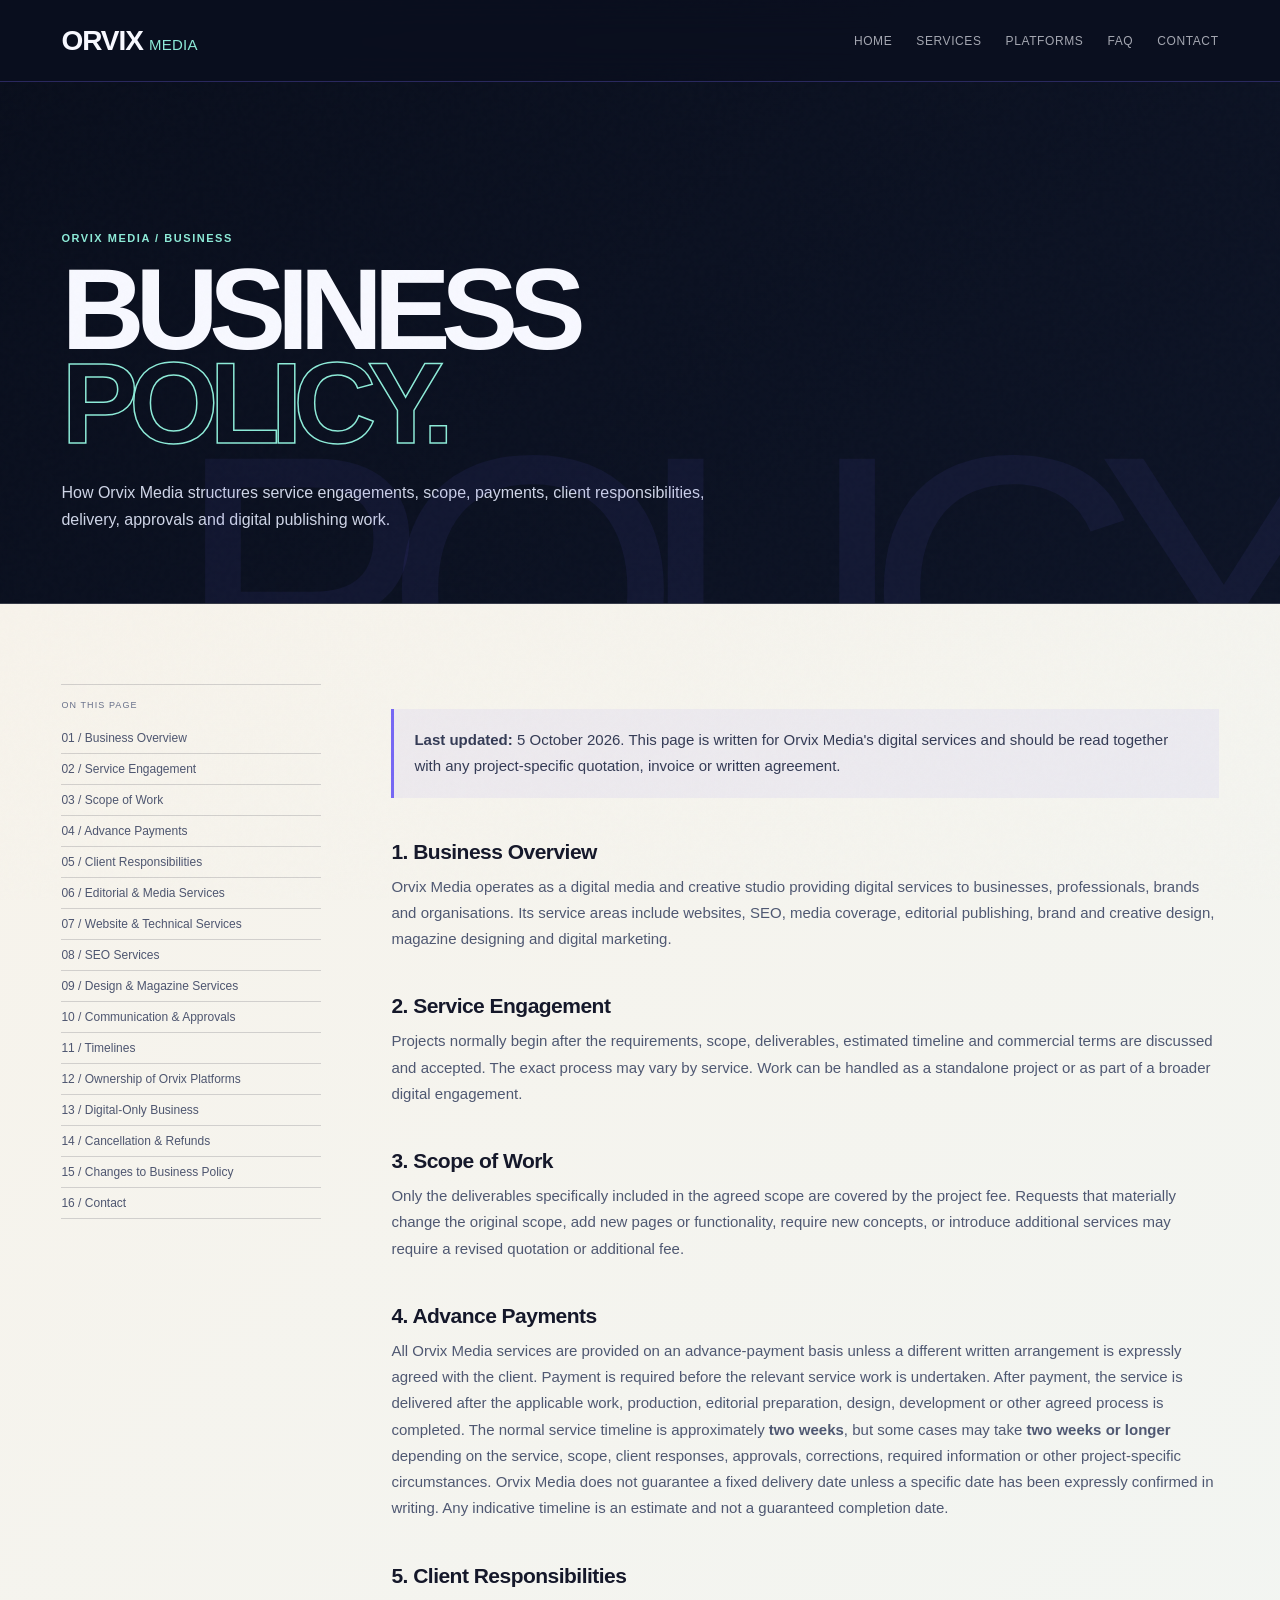
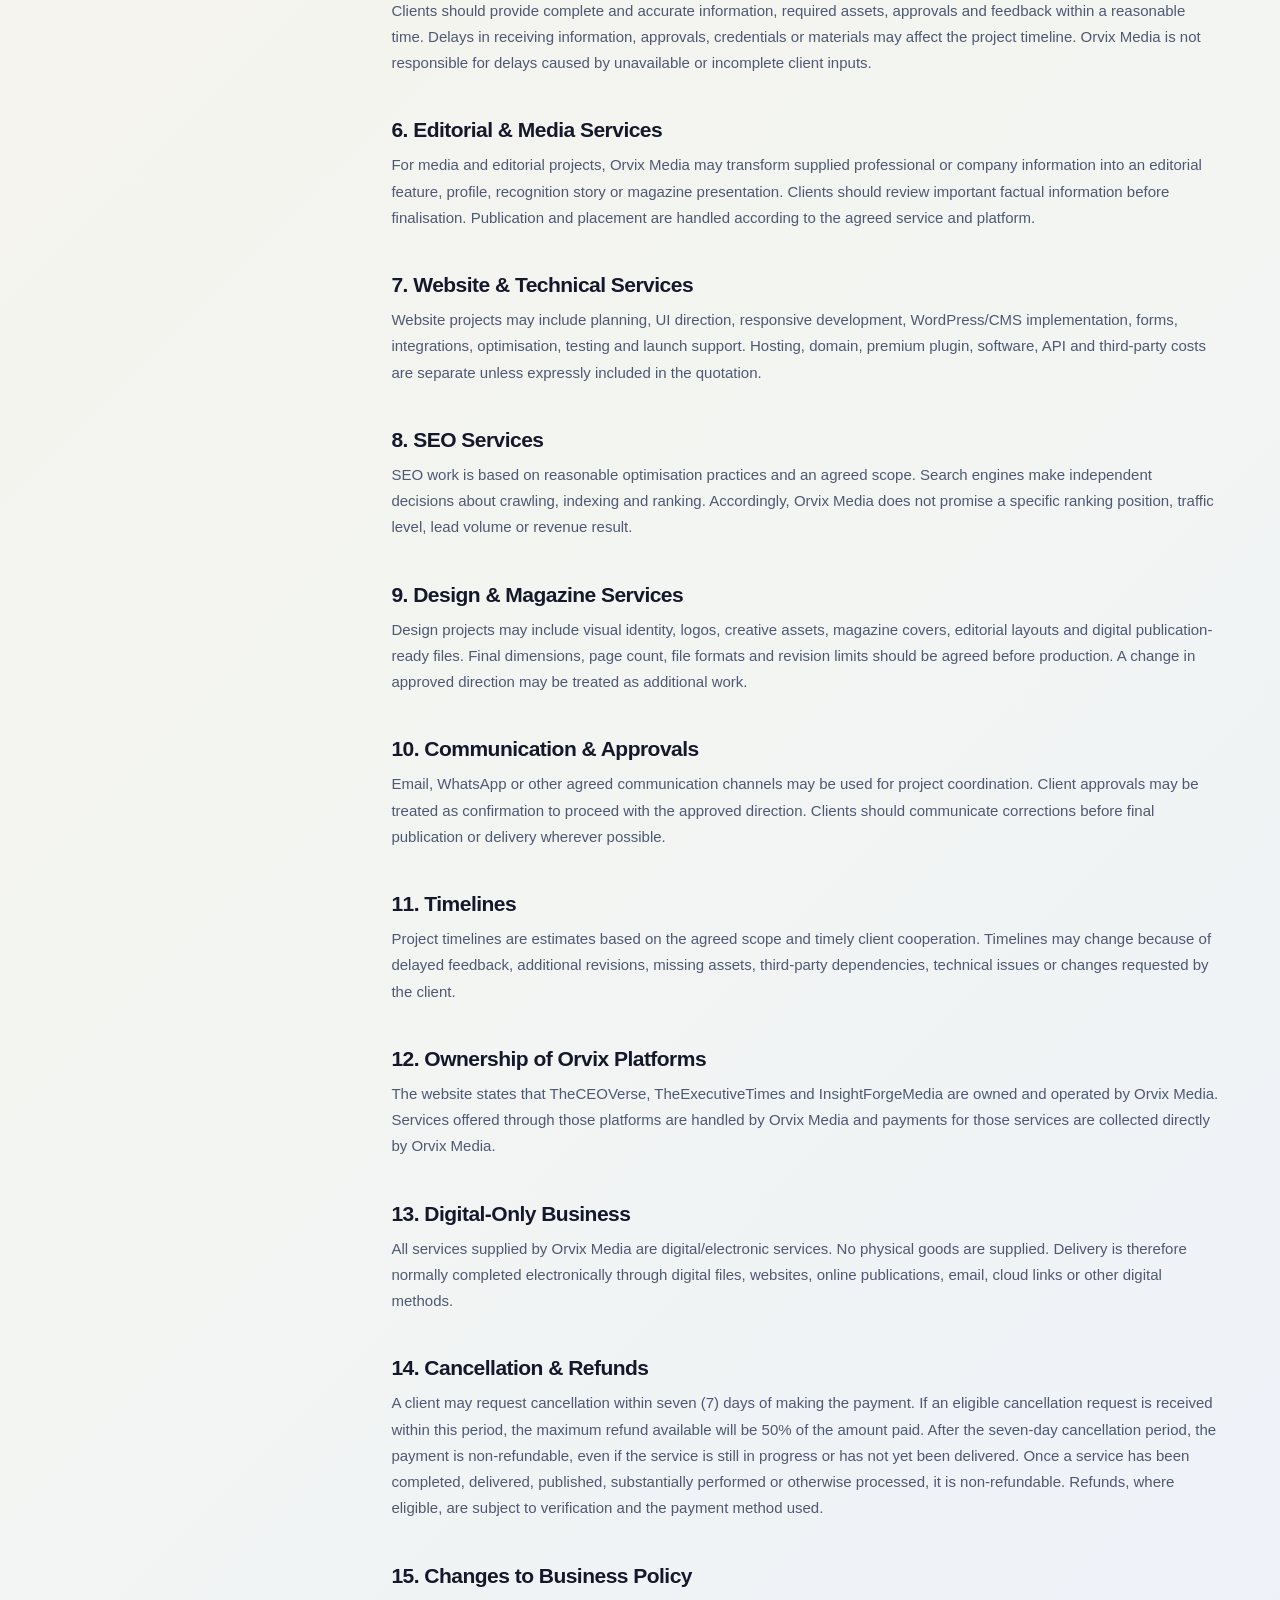
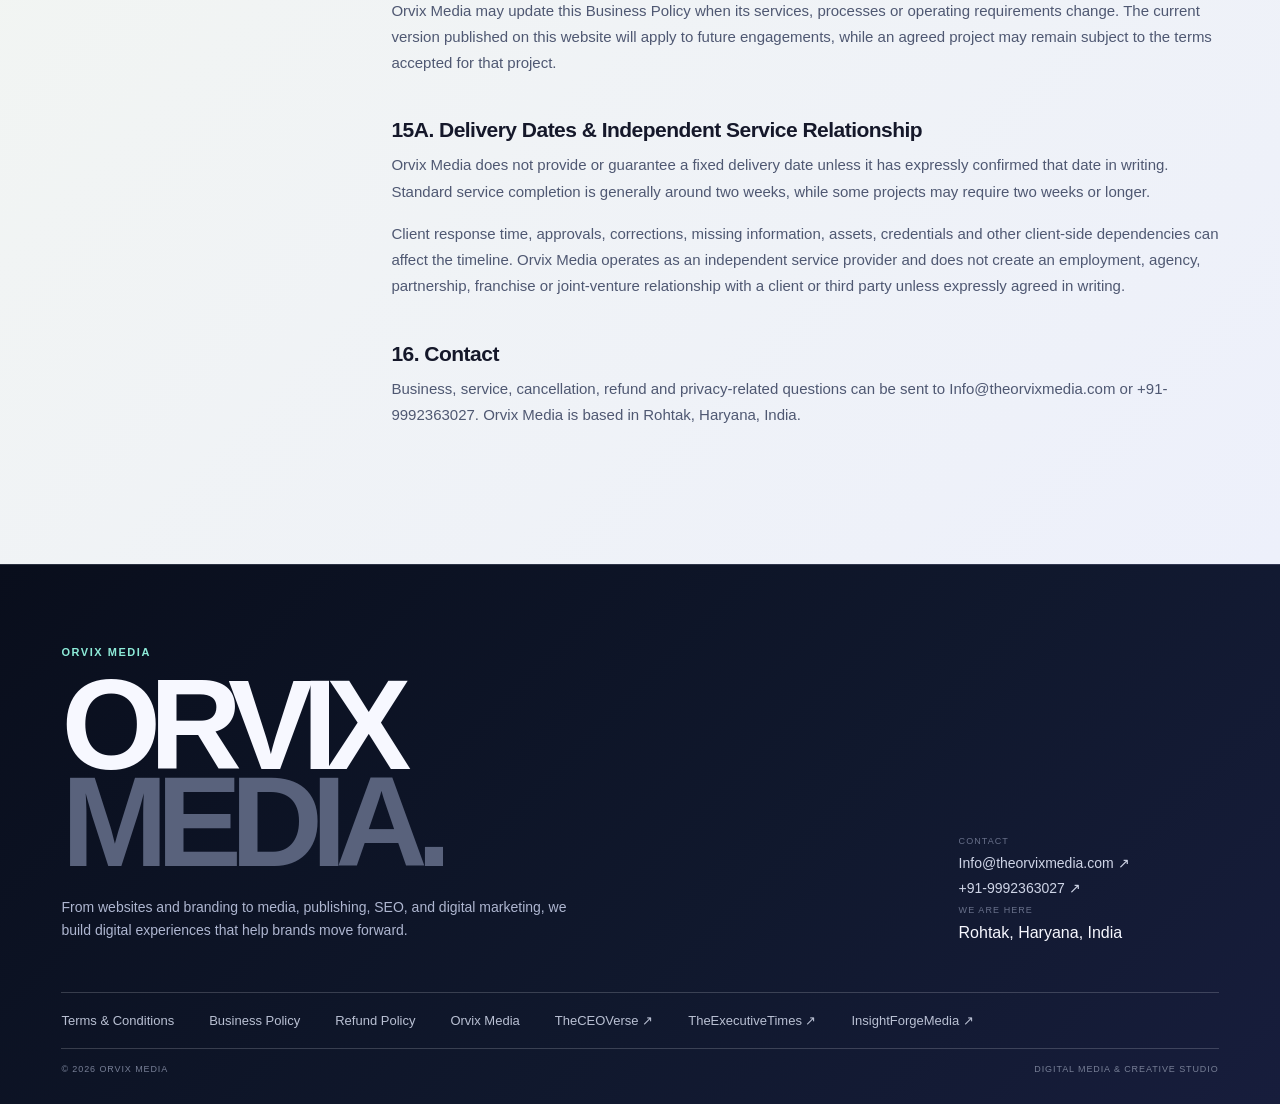
<file: business-policy.html>
<!DOCTYPE html>
<html lang="en">
<head>
<meta charset="UTF-8">
<meta name="viewport" content="width=device-width, initial-scale=1.0, viewport-fit=cover">
<meta name="theme-color" content="#0a0f1f">
<meta name="description" content="Business Policy - Orvix Media">
<title>Business Policy — Orvix Media</title>
<style>
:root{
  --black:#0a0f1f; --black-2:#121a31; --white:#f7f8ff;
  --paper:#f5f1e8; --ink:#15182a; --muted:#68708a;
  --line-light:rgba(21,24,42,.16); --line-dark:rgba(247,248,255,.18);
  --accent:#7667f4; --teal:#8debd8; --red:#ff6b5e;
  --ease:cubic-bezier(.16,1,.3,1); --pad:clamp(18px,4.8vw,76px);
}
*{box-sizing:border-box}
html{background:var(--black);scroll-behavior:smooth}
body{margin:0;background:linear-gradient(135deg,#090e1c 0%,#10182d 58%,#171d3c 100%);color:var(--white);font-family:Arial,Helvetica,sans-serif;overflow-x:hidden}
body:before{content:"";position:fixed;inset:0;pointer-events:none;opacity:.035;z-index:20;background-image:url("data:image/svg+xml,%3Csvg viewBox='0 0 180 180' xmlns='http://www.w3.org/2000/svg'%3E%3Cfilter id='n'%3E%3CfeTurbulence type='fractalNoise' baseFrequency='.9' numOctaves='2' stitchTiles='stitch'/%3E%3C/filter%3E%3Crect width='100%25' height='100%25' filter='url(%23n)' opacity='.5'/%3E%3C/svg%3E")}
a{color:inherit;text-decoration:none}
.site-header{position:fixed;left:0;right:0;top:0;z-index:100;height:82px;padding:0 var(--pad);display:flex;align-items:center;justify-content:space-between;background:rgba(10,15,31,.82);border-bottom:1px solid rgba(118,103,244,.3);backdrop-filter:blur(18px);-webkit-backdrop-filter:blur(18px)}
.site-logo{display:flex;align-items:baseline;gap:6px;font-weight:800;letter-spacing:-.065em}.logo-orvix{font-size:28px}.logo-media{font-size:15px;font-weight:400;letter-spacing:.02em;color:var(--teal)}
.desktop-nav{display:flex;gap:24px;font-size:12px;letter-spacing:.05em;text-transform:uppercase}.desktop-nav a{opacity:.65;transition:.3s}.desktop-nav a:hover{opacity:1;color:var(--teal);transform:translateY(-2px)}
.menu-btn{display:none;width:42px;height:42px;border:0;background:transparent;padding:8px;color:#fff}.menu-btn span{display:block;height:1px;background:currentColor;margin:7px 0}
.mobile-menu{position:fixed;inset:0;z-index:900;background:#0a0f1f;color:#fff;transform:translateY(-101%);transition:transform .75s var(--ease);padding:92px 20px 30px;display:flex;flex-direction:column;justify-content:center}.mobile-menu.is-open{transform:translateY(0)}.mobile-menu a{font-size:clamp(34px,10vw,62px);line-height:.92;letter-spacing:-.06em;padding:10px 0;border-bottom:1px solid rgba(255,255,255,.14);display:flex;justify-content:space-between}.mobile-menu i{font-style:normal;font-size:9px;opacity:.45}
main{padding-top:82px}
.policy-hero{min-height:58vh;padding:clamp(80px,10vw,150px) var(--pad) 70px;display:flex;align-items:flex-end;position:relative;overflow:hidden;border-bottom:1px solid var(--line-dark)}
.policy-hero:after{content:"POLICY";position:absolute;right:-2vw;bottom:-8vw;font-size:clamp(180px,30vw,520px);line-height:.6;letter-spacing:-.12em;color:rgba(118,103,244,.07);pointer-events:none}
.hero-kicker{font-size:11px;letter-spacing:.14em;color:var(--teal);font-weight:700;margin-bottom:18px}.hero-title{margin:0;max-width:1100px;font-size:clamp(58px,9vw,145px);line-height:.82;letter-spacing:-.08em}.hero-title em{font-style:normal;color:transparent;-webkit-text-stroke:1.5px var(--teal)}.hero-sub{max-width:650px;margin:28px 0 0;color:#cfd5e7;font-size:16px;line-height:1.7}
.policy-section{background:linear-gradient(135deg,#f7f3eb 0%,#f2f5f2 55%,#edf0fb 100%);color:var(--ink);padding:80px var(--pad) 120px}
.policy-layout{max-width:1200px;margin:auto;display:grid;grid-template-columns:260px minmax(0,1fr);gap:70px}
.policy-index{position:sticky;top:110px;height:max-content;border-top:1px solid var(--line-light);padding-top:15px}.policy-index span{display:block;font-size:9px;letter-spacing:.12em;color:var(--muted);margin-bottom:13px;text-transform:uppercase}.policy-index a{display:block;font-size:12px;padding:8px 0;border-bottom:1px solid var(--line-light);color:#4e5670}.policy-index a:hover{color:var(--accent)}
.policy-content h2{font-size:clamp(28px,3vw,48px);line-height:.95;letter-spacing:-.055em;margin:0 0 18px}.policy-content h3{font-size:21px;letter-spacing:-.025em;margin:42px 0 10px}.policy-content p,.policy-content li{font-size:15px;line-height:1.75;color:#4f5872}.policy-content p{margin:0 0 16px}.policy-content ul{padding-left:22px;margin:10px 0 22px}.policy-content li{margin:7px 0}.notice{border-left:3px solid var(--accent);background:rgba(118,103,244,.07);padding:18px 20px;margin:25px 0 30px}.notice p{margin:0;color:#343b55}
.footer{background:linear-gradient(135deg,#090e1c 0%,#10182d 58%,#171d3c 100%);color:var(--white);padding:70px var(--pad) 30px;border-top:1px solid rgba(255,255,255,.12)}.footer-main{max-width:1200px;margin:auto;display:flex;justify-content:space-between;gap:50px;align-items:flex-end}.footer-title{margin:0;font-size:clamp(65px,10vw,160px);line-height:.76;letter-spacing:-.09em}.footer-title em{font-style:normal;color:#59627c}.footer-description{max-width:510px;color:#aeb6d0;font-size:14px;line-height:1.65;margin:25px 0 0}.footer-contact{display:flex;flex-direction:column;gap:9px;min-width:260px}.footer-contact small{font-size:9px;letter-spacing:.12em;color:#68708a}.footer-contact a{font-size:14px;color:#cfd5e7}.footer-contact a:hover{color:var(--teal)}.footer-links{max-width:1200px;margin:50px auto 0;padding:20px 0;border-top:1px solid var(--line-dark);border-bottom:1px solid var(--line-dark);display:flex;gap:35px;flex-wrap:wrap}.footer-links a{font-size:13px;color:#b9c0d3}.footer-links a:hover{color:#fff}.footer-bottom{max-width:1200px;margin:15px auto 0;color:#777f96;font-size:9px;letter-spacing:.1em;display:flex;justify-content:space-between}
@media(max-width:900px){.desktop-nav{display:none}.menu-btn{display:block}.site-header{height:74px}main{padding-top:74px}.policy-layout{grid-template-columns:1fr;gap:30px}.policy-index{position:static}.policy-index nav{display:flex;flex-wrap:wrap;gap:7px}.policy-index a{padding:8px 10px;border:1px solid var(--line-light)}.footer-main{flex-direction:column;align-items:flex-start}}
@media(max-width:600px){.site-header{height:62px;padding:0 16px}.logo-orvix{font-size:23px}.logo-media{font-size:13px}main{padding-top:62px}.policy-hero{min-height:52vh;padding:70px 16px 55px}.hero-title{font-size:clamp(48px,14.5vw,76px)}.hero-sub{font-size:14px;line-height:1.6}.policy-section{padding:55px 16px 80px}.policy-content h3{font-size:19px;margin-top:34px}.policy-content p,.policy-content li{font-size:13px;line-height:1.7}.footer{padding:55px 16px 25px}.footer-title{font-size:23vw}.footer-contact{min-width:0}.footer-links{margin-top:35px;gap:18px}.footer-bottom{font-size:8px}}
</style>
</head>
<body>

<header class="site-header">
  <a href="index.html" class="site-logo" aria-label="Orvix Media home"><span class="logo-orvix">ORVIX</span><span class="logo-media">MEDIA</span></a>
  <nav class="desktop-nav">
    <a href="index.html">Home</a>
    <a href="index.html#services">Services</a>
    <a href="index.html#platforms">Platforms</a>
    <a href="index.html#faq">FAQ</a>
    <a href="index.html#contact">Contact</a>
  </nav>
  <button class="menu-btn" type="button" aria-label="Open navigation" onclick="document.querySelector('.mobile-menu').classList.toggle('is-open')"><span></span><span></span></button>
</header>
<div class="mobile-menu">
  <a href="index.html">Home <i>01</i></a>
  <a href="index.html#services">Services <i>02</i></a>
  <a href="index.html#platforms">Platforms <i>03</i></a>
  <a href="index.html#faq">FAQ <i>04</i></a>
  <a href="index.html#contact">Contact <i>05</i></a>
</div>

<main>
<section class="policy-hero">
  <div>
    <div class="hero-kicker">ORVIX MEDIA / BUSINESS</div>
    <h1 class="hero-title">BUSINESS<br><em>POLICY.</em></h1>
    <p class="hero-sub">How Orvix Media structures service engagements, scope, payments, client responsibilities, delivery, approvals and digital publishing work.</p>
  </div>
</section>
<section class="policy-section">
  <div class="policy-layout">
    <aside class="policy-index"><span>On this page</span><nav><a href="#s1">01 / Business Overview</a><a href="#s2">02 / Service Engagement</a><a href="#s3">03 / Scope of Work</a><a href="#s4">04 / Advance Payments</a><a href="#s5">05 / Client Responsibilities</a><a href="#s6">06 / Editorial & Media Services</a><a href="#s7">07 / Website & Technical Services</a><a href="#s8">08 / SEO Services</a><a href="#s9">09 / Design & Magazine Services</a><a href="#s10">10 / Communication & Approvals</a><a href="#s11">11 / Timelines</a><a href="#s12">12 / Ownership of Orvix Platforms</a><a href="#s13">13 / Digital-Only Business</a><a href="#s14">14 / Cancellation & Refunds</a><a href="#s15">15 / Changes to Business Policy</a><a href="#s16">16 / Contact</a></nav></aside>
    <article class="policy-content">
      <div class="notice"><p><strong>Last updated:</strong> 5 October 2026. This page is written for Orvix Media's digital services and should be read together with any project-specific quotation, invoice or written agreement.</p></div>
      <section id="s1"><h3>1. Business Overview</h3><p>Orvix Media operates as a digital media and creative studio providing digital services to businesses, professionals, brands and organisations. Its service areas include websites, SEO, media coverage, editorial publishing, brand and creative design, magazine designing and digital marketing.</p></section>
<section id="s2"><h3>2. Service Engagement</h3><p>Projects normally begin after the requirements, scope, deliverables, estimated timeline and commercial terms are discussed and accepted. The exact process may vary by service. Work can be handled as a standalone project or as part of a broader digital engagement.</p></section>
<section id="s3"><h3>3. Scope of Work</h3><p>Only the deliverables specifically included in the agreed scope are covered by the project fee. Requests that materially change the original scope, add new pages or functionality, require new concepts, or introduce additional services may require a revised quotation or additional fee.</p></section>
<section id="s4"><h3>4. Advance Payments</h3><p>All Orvix Media services are provided on an advance-payment basis unless a different written arrangement is expressly agreed with the client. Payment is required before the relevant service work is undertaken. After payment, the service is delivered after the applicable work, production, editorial preparation, design, development or other agreed process is completed. The normal service timeline is approximately <strong>two weeks</strong>, but some cases may take <strong>two weeks or longer</strong> depending on the service, scope, client responses, approvals, corrections, required information or other project-specific circumstances. Orvix Media does not guarantee a fixed delivery date unless a specific date has been expressly confirmed in writing. Any indicative timeline is an estimate and not a guaranteed completion date.</p></section>
<section id="s5"><h3>5. Client Responsibilities</h3><p>Clients should provide complete and accurate information, required assets, approvals and feedback within a reasonable time. Delays in receiving information, approvals, credentials or materials may affect the project timeline. Orvix Media is not responsible for delays caused by unavailable or incomplete client inputs.</p></section>
<section id="s6"><h3>6. Editorial & Media Services</h3><p>For media and editorial projects, Orvix Media may transform supplied professional or company information into an editorial feature, profile, recognition story or magazine presentation. Clients should review important factual information before finalisation. Publication and placement are handled according to the agreed service and platform.</p></section>
<section id="s7"><h3>7. Website & Technical Services</h3><p>Website projects may include planning, UI direction, responsive development, WordPress/CMS implementation, forms, integrations, optimisation, testing and launch support. Hosting, domain, premium plugin, software, API and third-party costs are separate unless expressly included in the quotation.</p></section>
<section id="s8"><h3>8. SEO Services</h3><p>SEO work is based on reasonable optimisation practices and an agreed scope. Search engines make independent decisions about crawling, indexing and ranking. Accordingly, Orvix Media does not promise a specific ranking position, traffic level, lead volume or revenue result.</p></section>
<section id="s9"><h3>9. Design & Magazine Services</h3><p>Design projects may include visual identity, logos, creative assets, magazine covers, editorial layouts and digital publication-ready files. Final dimensions, page count, file formats and revision limits should be agreed before production. A change in approved direction may be treated as additional work.</p></section>
<section id="s10"><h3>10. Communication & Approvals</h3><p>Email, WhatsApp or other agreed communication channels may be used for project coordination. Client approvals may be treated as confirmation to proceed with the approved direction. Clients should communicate corrections before final publication or delivery wherever possible.</p></section>
<section id="s11"><h3>11. Timelines</h3><p>Project timelines are estimates based on the agreed scope and timely client cooperation. Timelines may change because of delayed feedback, additional revisions, missing assets, third-party dependencies, technical issues or changes requested by the client.</p></section>
<section id="s12"><h3>12. Ownership of Orvix Platforms</h3><p>The website states that TheCEOVerse, TheExecutiveTimes and InsightForgeMedia are owned and operated by Orvix Media. Services offered through those platforms are handled by Orvix Media and payments for those services are collected directly by Orvix Media.</p></section>
<section id="s13"><h3>13. Digital-Only Business</h3><p>All services supplied by Orvix Media are digital/electronic services. No physical goods are supplied. Delivery is therefore normally completed electronically through digital files, websites, online publications, email, cloud links or other digital methods.</p></section>
<section id="s14"><h3>14. Cancellation & Refunds</h3><p>A client may request cancellation within seven (7) days of making the payment. If an eligible cancellation request is received within this period, the maximum refund available will be 50% of the amount paid. After the seven-day cancellation period, the payment is non-refundable, even if the service is still in progress or has not yet been delivered. Once a service has been completed, delivered, published, substantially performed or otherwise processed, it is non-refundable. Refunds, where eligible, are subject to verification and the payment method used.</p></section>
<section id="s15"><h3>15. Changes to Business Policy</h3><p>Orvix Media may update this Business Policy when its services, processes or operating requirements change. The current version published on this website will apply to future engagements, while an agreed project may remain subject to the terms accepted for that project.</p></section>
<section id="s15a"><h3>15A. Delivery Dates & Independent Service Relationship</h3>
<p>Orvix Media does not provide or guarantee a fixed delivery date unless it has expressly confirmed that date in writing. Standard service completion is generally around two weeks, while some projects may require two weeks or longer.</p>
<p>Client response time, approvals, corrections, missing information, assets, credentials and other client-side dependencies can affect the timeline. Orvix Media operates as an independent service provider and does not create an employment, agency, partnership, franchise or joint-venture relationship with a client or third party unless expressly agreed in writing.</p></section>
<section id="s16"><h3>16. Contact</h3><p>Business, service, cancellation, refund and privacy-related questions can be sent to Info@theorvixmedia.com or +91-9992363027. Orvix Media is based in Rohtak, Haryana, India.</p></section>

    </article>
  </div>
</section>
</main>

<footer class="footer">
  <div class="footer-main">
    <div>
      <p class="hero-kicker">ORVIX MEDIA</p>
      <h2 class="footer-title">ORVIX<br><em>MEDIA.</em></h2>
      <p class="footer-description">From websites and branding to media, publishing, SEO, and digital marketing, we build digital experiences that help brands move forward.</p>
    </div>
    <div class="footer-contact">
      <small>CONTACT</small>
      <a href="mailto:Info@theorvixmedia.com">Info@theorvixmedia.com ↗</a>
      <a href="tel:+919992363027">+91-9992363027 ↗</a>
      <small>WE ARE HERE</small>
      <span>Rohtak, Haryana, India</span>
    </div>
  </div>
  <div class="footer-links">
    <a href="terms-and-conditions.html">Terms & Conditions</a>
    <a href="business-policy.html">Business Policy</a>
    <a href="refund-policy.html">Refund Policy</a>
    <a href="index.html">Orvix Media</a>
    <a href="https://theceoverse.com" target="_blank" rel="noopener">TheCEOVerse ↗</a>
    <a href="https://theexecutivetimes.com" target="_blank" rel="noopener">TheExecutiveTimes ↗</a>
    <a href="https://insightforgemedia.in" target="_blank" rel="noopener">InsightForgeMedia ↗</a>
  </div>
  <div class="footer-bottom"><span>© 2026 ORVIX MEDIA</span><span>DIGITAL MEDIA & CREATIVE STUDIO</span></div>
</footer>

<script>
document.querySelectorAll('.mobile-menu a').forEach(a=>a.addEventListener('click',()=>document.querySelector('.mobile-menu').classList.remove('is-open')));
</script>
</body>
</html>
</file>
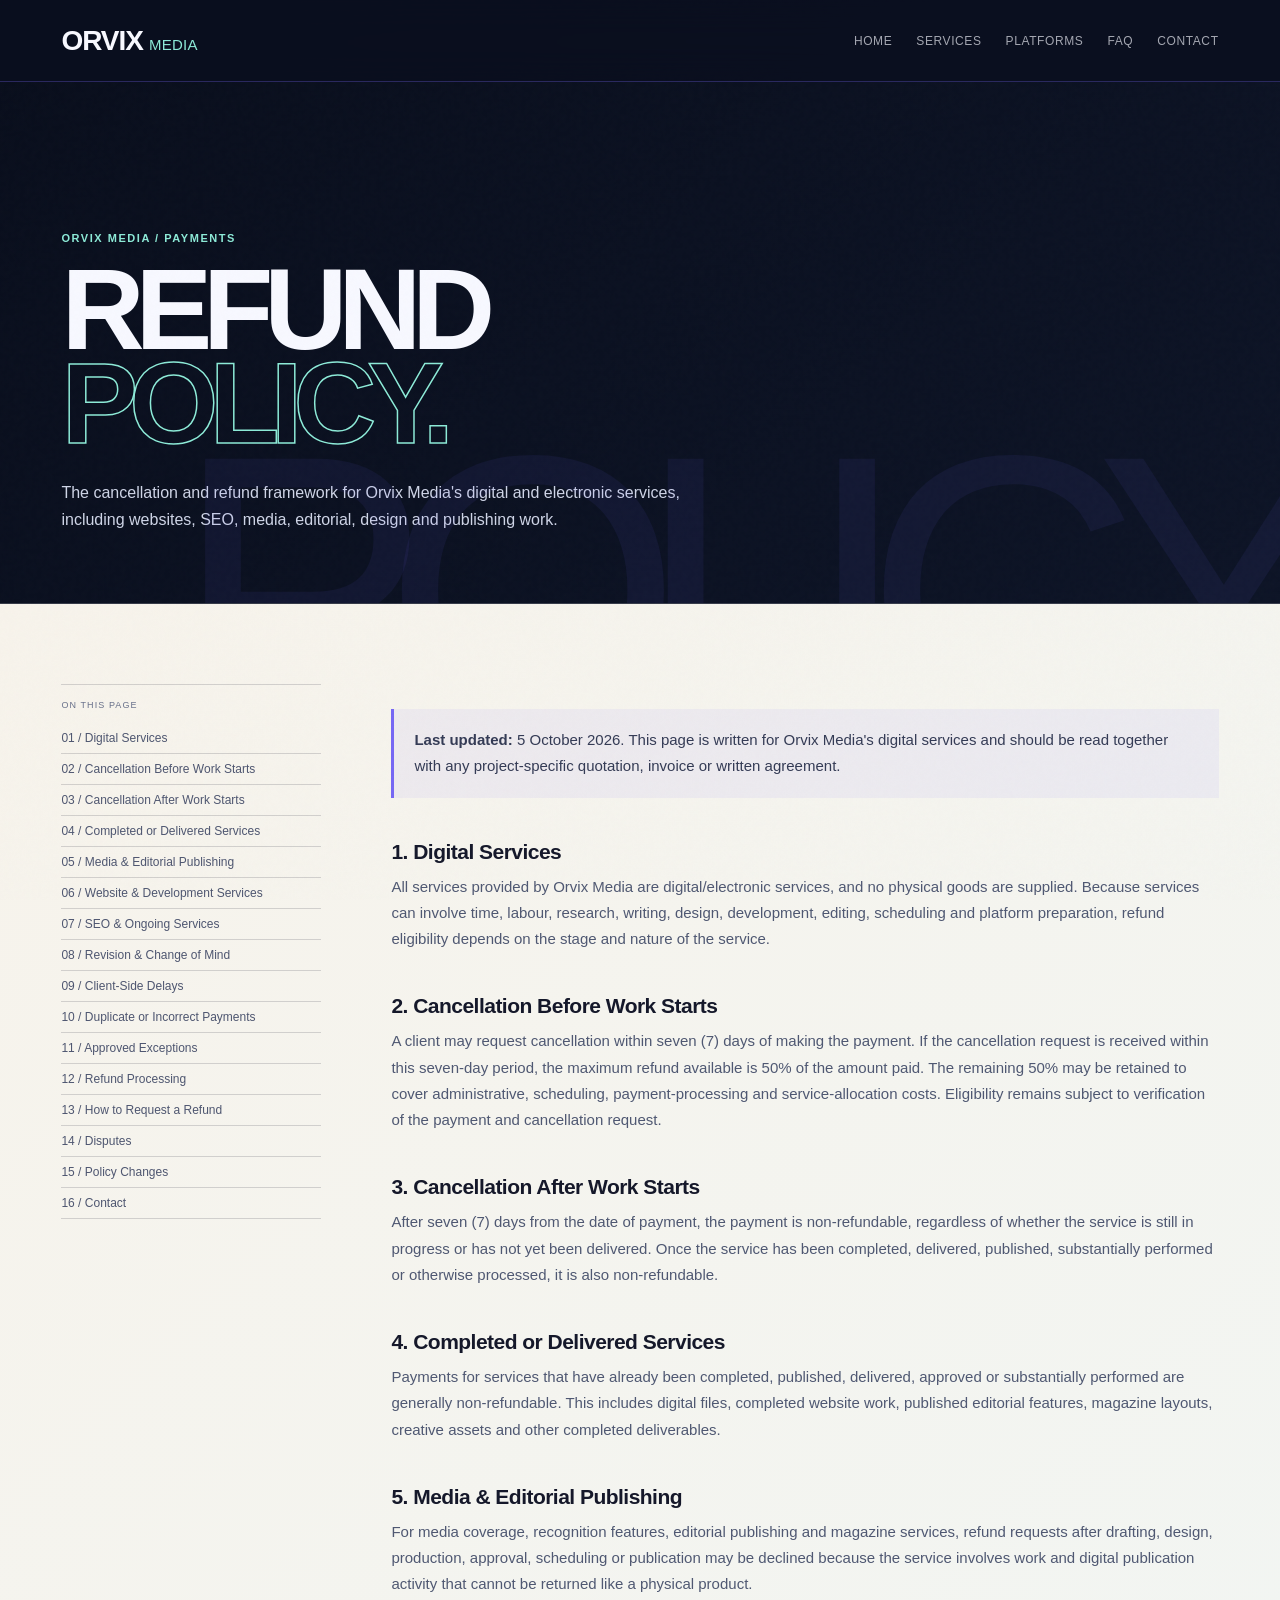
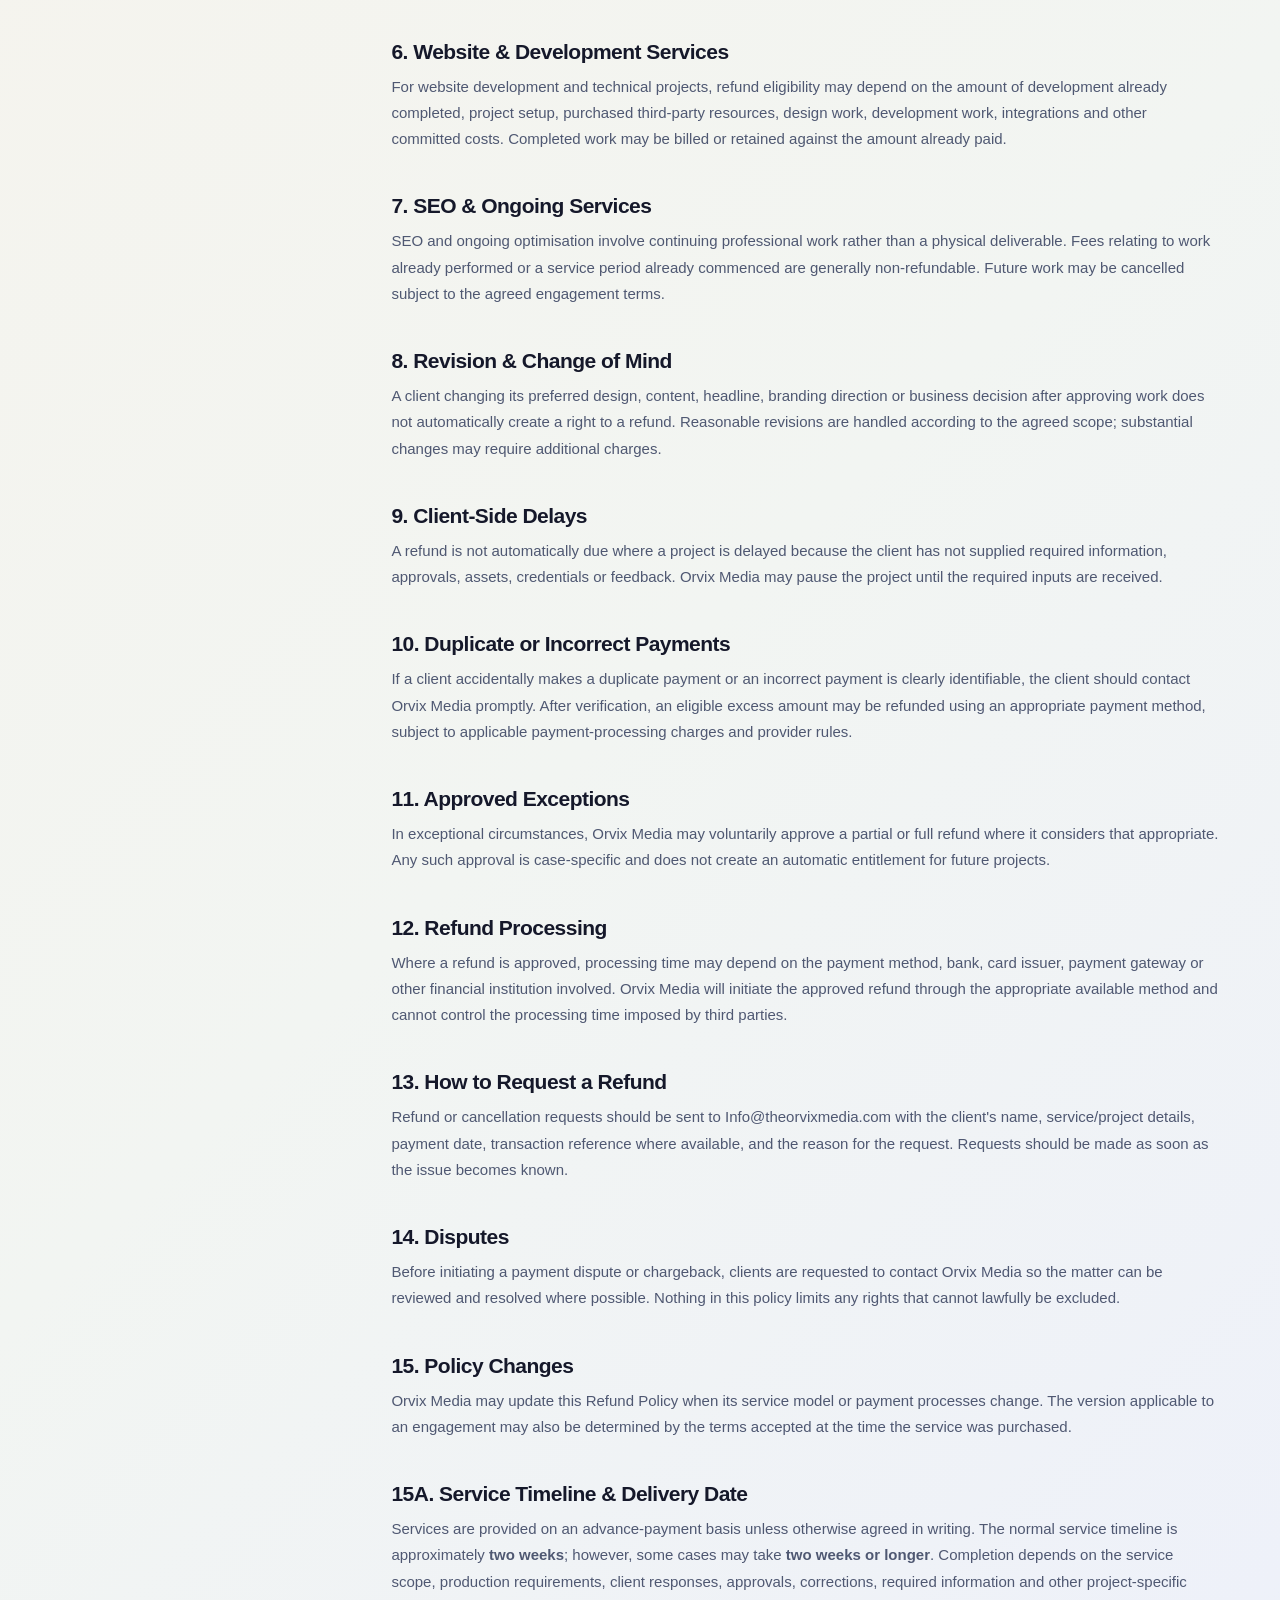
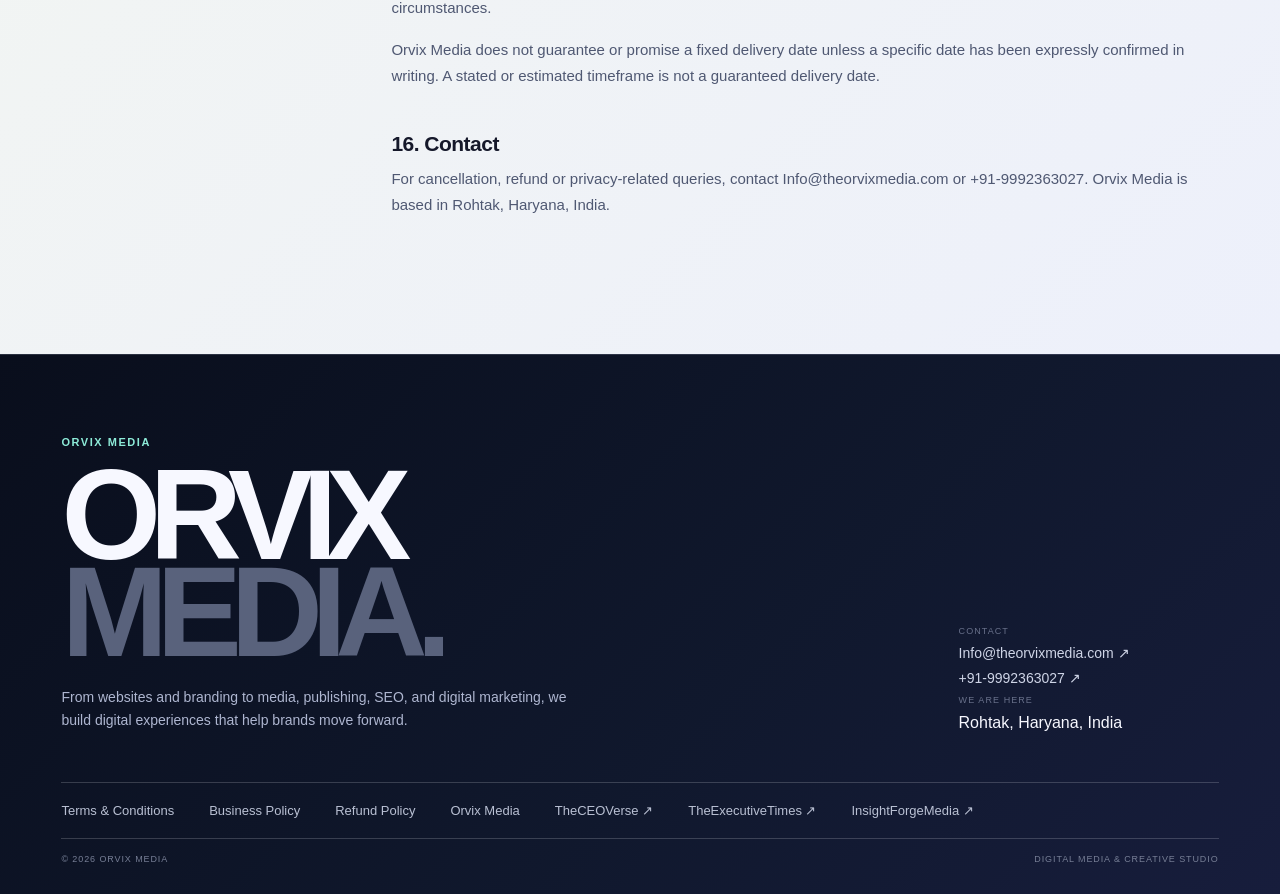
<file: refund-policy.html>
<!DOCTYPE html>
<html lang="en">
<head>
<meta charset="UTF-8">
<meta name="viewport" content="width=device-width, initial-scale=1.0, viewport-fit=cover">
<meta name="theme-color" content="#0a0f1f">
<meta name="description" content="Refund Policy - Orvix Media">
<title>Refund Policy — Orvix Media</title>
<style>
:root{
  --black:#0a0f1f; --black-2:#121a31; --white:#f7f8ff;
  --paper:#f5f1e8; --ink:#15182a; --muted:#68708a;
  --line-light:rgba(21,24,42,.16); --line-dark:rgba(247,248,255,.18);
  --accent:#7667f4; --teal:#8debd8; --red:#ff6b5e;
  --ease:cubic-bezier(.16,1,.3,1); --pad:clamp(18px,4.8vw,76px);
}
*{box-sizing:border-box}
html{background:var(--black);scroll-behavior:smooth}
body{margin:0;background:linear-gradient(135deg,#090e1c 0%,#10182d 58%,#171d3c 100%);color:var(--white);font-family:Arial,Helvetica,sans-serif;overflow-x:hidden}
body:before{content:"";position:fixed;inset:0;pointer-events:none;opacity:.035;z-index:20;background-image:url("data:image/svg+xml,%3Csvg viewBox='0 0 180 180' xmlns='http://www.w3.org/2000/svg'%3E%3Cfilter id='n'%3E%3CfeTurbulence type='fractalNoise' baseFrequency='.9' numOctaves='2' stitchTiles='stitch'/%3E%3C/filter%3E%3Crect width='100%25' height='100%25' filter='url(%23n)' opacity='.5'/%3E%3C/svg%3E")}
a{color:inherit;text-decoration:none}
.site-header{position:fixed;left:0;right:0;top:0;z-index:100;height:82px;padding:0 var(--pad);display:flex;align-items:center;justify-content:space-between;background:rgba(10,15,31,.82);border-bottom:1px solid rgba(118,103,244,.3);backdrop-filter:blur(18px);-webkit-backdrop-filter:blur(18px)}
.site-logo{display:flex;align-items:baseline;gap:6px;font-weight:800;letter-spacing:-.065em}.logo-orvix{font-size:28px}.logo-media{font-size:15px;font-weight:400;letter-spacing:.02em;color:var(--teal)}
.desktop-nav{display:flex;gap:24px;font-size:12px;letter-spacing:.05em;text-transform:uppercase}.desktop-nav a{opacity:.65;transition:.3s}.desktop-nav a:hover{opacity:1;color:var(--teal);transform:translateY(-2px)}
.menu-btn{display:none;width:42px;height:42px;border:0;background:transparent;padding:8px;color:#fff}.menu-btn span{display:block;height:1px;background:currentColor;margin:7px 0}
.mobile-menu{position:fixed;inset:0;z-index:900;background:#0a0f1f;color:#fff;transform:translateY(-101%);transition:transform .75s var(--ease);padding:92px 20px 30px;display:flex;flex-direction:column;justify-content:center}.mobile-menu.is-open{transform:translateY(0)}.mobile-menu a{font-size:clamp(34px,10vw,62px);line-height:.92;letter-spacing:-.06em;padding:10px 0;border-bottom:1px solid rgba(255,255,255,.14);display:flex;justify-content:space-between}.mobile-menu i{font-style:normal;font-size:9px;opacity:.45}
main{padding-top:82px}
.policy-hero{min-height:58vh;padding:clamp(80px,10vw,150px) var(--pad) 70px;display:flex;align-items:flex-end;position:relative;overflow:hidden;border-bottom:1px solid var(--line-dark)}
.policy-hero:after{content:"POLICY";position:absolute;right:-2vw;bottom:-8vw;font-size:clamp(180px,30vw,520px);line-height:.6;letter-spacing:-.12em;color:rgba(118,103,244,.07);pointer-events:none}
.hero-kicker{font-size:11px;letter-spacing:.14em;color:var(--teal);font-weight:700;margin-bottom:18px}.hero-title{margin:0;max-width:1100px;font-size:clamp(58px,9vw,145px);line-height:.82;letter-spacing:-.08em}.hero-title em{font-style:normal;color:transparent;-webkit-text-stroke:1.5px var(--teal)}.hero-sub{max-width:650px;margin:28px 0 0;color:#cfd5e7;font-size:16px;line-height:1.7}
.policy-section{background:linear-gradient(135deg,#f7f3eb 0%,#f2f5f2 55%,#edf0fb 100%);color:var(--ink);padding:80px var(--pad) 120px}
.policy-layout{max-width:1200px;margin:auto;display:grid;grid-template-columns:260px minmax(0,1fr);gap:70px}
.policy-index{position:sticky;top:110px;height:max-content;border-top:1px solid var(--line-light);padding-top:15px}.policy-index span{display:block;font-size:9px;letter-spacing:.12em;color:var(--muted);margin-bottom:13px;text-transform:uppercase}.policy-index a{display:block;font-size:12px;padding:8px 0;border-bottom:1px solid var(--line-light);color:#4e5670}.policy-index a:hover{color:var(--accent)}
.policy-content h2{font-size:clamp(28px,3vw,48px);line-height:.95;letter-spacing:-.055em;margin:0 0 18px}.policy-content h3{font-size:21px;letter-spacing:-.025em;margin:42px 0 10px}.policy-content p,.policy-content li{font-size:15px;line-height:1.75;color:#4f5872}.policy-content p{margin:0 0 16px}.policy-content ul{padding-left:22px;margin:10px 0 22px}.policy-content li{margin:7px 0}.notice{border-left:3px solid var(--accent);background:rgba(118,103,244,.07);padding:18px 20px;margin:25px 0 30px}.notice p{margin:0;color:#343b55}
.footer{background:linear-gradient(135deg,#090e1c 0%,#10182d 58%,#171d3c 100%);color:var(--white);padding:70px var(--pad) 30px;border-top:1px solid rgba(255,255,255,.12)}.footer-main{max-width:1200px;margin:auto;display:flex;justify-content:space-between;gap:50px;align-items:flex-end}.footer-title{margin:0;font-size:clamp(65px,10vw,160px);line-height:.76;letter-spacing:-.09em}.footer-title em{font-style:normal;color:#59627c}.footer-description{max-width:510px;color:#aeb6d0;font-size:14px;line-height:1.65;margin:25px 0 0}.footer-contact{display:flex;flex-direction:column;gap:9px;min-width:260px}.footer-contact small{font-size:9px;letter-spacing:.12em;color:#68708a}.footer-contact a{font-size:14px;color:#cfd5e7}.footer-contact a:hover{color:var(--teal)}.footer-links{max-width:1200px;margin:50px auto 0;padding:20px 0;border-top:1px solid var(--line-dark);border-bottom:1px solid var(--line-dark);display:flex;gap:35px;flex-wrap:wrap}.footer-links a{font-size:13px;color:#b9c0d3}.footer-links a:hover{color:#fff}.footer-bottom{max-width:1200px;margin:15px auto 0;color:#777f96;font-size:9px;letter-spacing:.1em;display:flex;justify-content:space-between}
@media(max-width:900px){.desktop-nav{display:none}.menu-btn{display:block}.site-header{height:74px}main{padding-top:74px}.policy-layout{grid-template-columns:1fr;gap:30px}.policy-index{position:static}.policy-index nav{display:flex;flex-wrap:wrap;gap:7px}.policy-index a{padding:8px 10px;border:1px solid var(--line-light)}.footer-main{flex-direction:column;align-items:flex-start}}
@media(max-width:600px){.site-header{height:62px;padding:0 16px}.logo-orvix{font-size:23px}.logo-media{font-size:13px}main{padding-top:62px}.policy-hero{min-height:52vh;padding:70px 16px 55px}.hero-title{font-size:clamp(48px,14.5vw,76px)}.hero-sub{font-size:14px;line-height:1.6}.policy-section{padding:55px 16px 80px}.policy-content h3{font-size:19px;margin-top:34px}.policy-content p,.policy-content li{font-size:13px;line-height:1.7}.footer{padding:55px 16px 25px}.footer-title{font-size:23vw}.footer-contact{min-width:0}.footer-links{margin-top:35px;gap:18px}.footer-bottom{font-size:8px}}
</style>
</head>
<body>

<header class="site-header">
  <a href="index.html" class="site-logo" aria-label="Orvix Media home"><span class="logo-orvix">ORVIX</span><span class="logo-media">MEDIA</span></a>
  <nav class="desktop-nav">
    <a href="index.html">Home</a>
    <a href="index.html#services">Services</a>
    <a href="index.html#platforms">Platforms</a>
    <a href="index.html#faq">FAQ</a>
    <a href="index.html#contact">Contact</a>
  </nav>
  <button class="menu-btn" type="button" aria-label="Open navigation" onclick="document.querySelector('.mobile-menu').classList.toggle('is-open')"><span></span><span></span></button>
</header>
<div class="mobile-menu">
  <a href="index.html">Home <i>01</i></a>
  <a href="index.html#services">Services <i>02</i></a>
  <a href="index.html#platforms">Platforms <i>03</i></a>
  <a href="index.html#faq">FAQ <i>04</i></a>
  <a href="index.html#contact">Contact <i>05</i></a>
</div>

<main>
<section class="policy-hero">
  <div>
    <div class="hero-kicker">ORVIX MEDIA / PAYMENTS</div>
    <h1 class="hero-title">REFUND<br><em>POLICY.</em></h1>
    <p class="hero-sub">The cancellation and refund framework for Orvix Media's digital and electronic services, including websites, SEO, media, editorial, design and publishing work.</p>
  </div>
</section>
<section class="policy-section">
  <div class="policy-layout">
    <aside class="policy-index"><span>On this page</span><nav><a href="#s1">01 / Digital Services</a><a href="#s2">02 / Cancellation Before Work Starts</a><a href="#s3">03 / Cancellation After Work Starts</a><a href="#s4">04 / Completed or Delivered Services</a><a href="#s5">05 / Media & Editorial Publishing</a><a href="#s6">06 / Website & Development Services</a><a href="#s7">07 / SEO & Ongoing Services</a><a href="#s8">08 / Revision & Change of Mind</a><a href="#s9">09 / Client-Side Delays</a><a href="#s10">10 / Duplicate or Incorrect Payments</a><a href="#s11">11 / Approved Exceptions</a><a href="#s12">12 / Refund Processing</a><a href="#s13">13 / How to Request a Refund</a><a href="#s14">14 / Disputes</a><a href="#s15">15 / Policy Changes</a><a href="#s16">16 / Contact</a></nav></aside>
    <article class="policy-content">
      <div class="notice"><p><strong>Last updated:</strong> 5 October 2026. This page is written for Orvix Media's digital services and should be read together with any project-specific quotation, invoice or written agreement.</p></div>
      <section id="s1"><h3>1. Digital Services</h3><p>All services provided by Orvix Media are digital/electronic services, and no physical goods are supplied. Because services can involve time, labour, research, writing, design, development, editing, scheduling and platform preparation, refund eligibility depends on the stage and nature of the service.</p></section>
<section id="s2"><h3>2. Cancellation Before Work Starts</h3><p>A client may request cancellation within seven (7) days of making the payment. If the cancellation request is received within this seven-day period, the maximum refund available is 50% of the amount paid. The remaining 50% may be retained to cover administrative, scheduling, payment-processing and service-allocation costs. Eligibility remains subject to verification of the payment and cancellation request.</p></section>
<section id="s3"><h3>3. Cancellation After Work Starts</h3><p>After seven (7) days from the date of payment, the payment is non-refundable, regardless of whether the service is still in progress or has not yet been delivered. Once the service has been completed, delivered, published, substantially performed or otherwise processed, it is also non-refundable.</p></section>
<section id="s4"><h3>4. Completed or Delivered Services</h3><p>Payments for services that have already been completed, published, delivered, approved or substantially performed are generally non-refundable. This includes digital files, completed website work, published editorial features, magazine layouts, creative assets and other completed deliverables.</p></section>
<section id="s5"><h3>5. Media & Editorial Publishing</h3><p>For media coverage, recognition features, editorial publishing and magazine services, refund requests after drafting, design, production, approval, scheduling or publication may be declined because the service involves work and digital publication activity that cannot be returned like a physical product.</p></section>
<section id="s6"><h3>6. Website & Development Services</h3><p>For website development and technical projects, refund eligibility may depend on the amount of development already completed, project setup, purchased third-party resources, design work, development work, integrations and other committed costs. Completed work may be billed or retained against the amount already paid.</p></section>
<section id="s7"><h3>7. SEO & Ongoing Services</h3><p>SEO and ongoing optimisation involve continuing professional work rather than a physical deliverable. Fees relating to work already performed or a service period already commenced are generally non-refundable. Future work may be cancelled subject to the agreed engagement terms.</p></section>
<section id="s8"><h3>8. Revision & Change of Mind</h3><p>A client changing its preferred design, content, headline, branding direction or business decision after approving work does not automatically create a right to a refund. Reasonable revisions are handled according to the agreed scope; substantial changes may require additional charges.</p></section>
<section id="s9"><h3>9. Client-Side Delays</h3><p>A refund is not automatically due where a project is delayed because the client has not supplied required information, approvals, assets, credentials or feedback. Orvix Media may pause the project until the required inputs are received.</p></section>
<section id="s10"><h3>10. Duplicate or Incorrect Payments</h3><p>If a client accidentally makes a duplicate payment or an incorrect payment is clearly identifiable, the client should contact Orvix Media promptly. After verification, an eligible excess amount may be refunded using an appropriate payment method, subject to applicable payment-processing charges and provider rules.</p></section>
<section id="s11"><h3>11. Approved Exceptions</h3><p>In exceptional circumstances, Orvix Media may voluntarily approve a partial or full refund where it considers that appropriate. Any such approval is case-specific and does not create an automatic entitlement for future projects.</p></section>
<section id="s12"><h3>12. Refund Processing</h3><p>Where a refund is approved, processing time may depend on the payment method, bank, card issuer, payment gateway or other financial institution involved. Orvix Media will initiate the approved refund through the appropriate available method and cannot control the processing time imposed by third parties.</p></section>
<section id="s13"><h3>13. How to Request a Refund</h3><p>Refund or cancellation requests should be sent to Info@theorvixmedia.com with the client's name, service/project details, payment date, transaction reference where available, and the reason for the request. Requests should be made as soon as the issue becomes known.</p></section>
<section id="s14"><h3>14. Disputes</h3><p>Before initiating a payment dispute or chargeback, clients are requested to contact Orvix Media so the matter can be reviewed and resolved where possible. Nothing in this policy limits any rights that cannot lawfully be excluded.</p></section>
<section id="s15"><h3>15. Policy Changes</h3><p>Orvix Media may update this Refund Policy when its service model or payment processes change. The version applicable to an engagement may also be determined by the terms accepted at the time the service was purchased.</p></section>
<section id="s15a"><h3>15A. Service Timeline & Delivery Date</h3>
<p>Services are provided on an advance-payment basis unless otherwise agreed in writing. The normal service timeline is approximately <strong>two weeks</strong>; however, some cases may take <strong>two weeks or longer</strong>. Completion depends on the service scope, production requirements, client responses, approvals, corrections, required information and other project-specific circumstances.</p>
<p>Orvix Media does not guarantee or promise a fixed delivery date unless a specific date has been expressly confirmed in writing. A stated or estimated timeframe is not a guaranteed delivery date.</p></section>
<section id="s16"><h3>16. Contact</h3><p>For cancellation, refund or privacy-related queries, contact Info@theorvixmedia.com or +91-9992363027. Orvix Media is based in Rohtak, Haryana, India.</p></section>

    </article>
  </div>
</section>
</main>

<footer class="footer">
  <div class="footer-main">
    <div>
      <p class="hero-kicker">ORVIX MEDIA</p>
      <h2 class="footer-title">ORVIX<br><em>MEDIA.</em></h2>
      <p class="footer-description">From websites and branding to media, publishing, SEO, and digital marketing, we build digital experiences that help brands move forward.</p>
    </div>
    <div class="footer-contact">
      <small>CONTACT</small>
      <a href="mailto:Info@theorvixmedia.com">Info@theorvixmedia.com ↗</a>
      <a href="tel:+919992363027">+91-9992363027 ↗</a>
      <small>WE ARE HERE</small>
      <span>Rohtak, Haryana, India</span>
    </div>
  </div>
  <div class="footer-links">
    <a href="terms-and-conditions.html">Terms & Conditions</a>
    <a href="business-policy.html">Business Policy</a>
    <a href="refund-policy.html">Refund Policy</a>
    <a href="index.html">Orvix Media</a>
    <a href="https://theceoverse.com" target="_blank" rel="noopener">TheCEOVerse ↗</a>
    <a href="https://theexecutivetimes.com" target="_blank" rel="noopener">TheExecutiveTimes ↗</a>
    <a href="https://insightforgemedia.in" target="_blank" rel="noopener">InsightForgeMedia ↗</a>
  </div>
  <div class="footer-bottom"><span>© 2026 ORVIX MEDIA</span><span>DIGITAL MEDIA & CREATIVE STUDIO</span></div>
</footer>

<script>
document.querySelectorAll('.mobile-menu a').forEach(a=>a.addEventListener('click',()=>document.querySelector('.mobile-menu').classList.remove('is-open')));
</script>
</body>
</html>
</file>
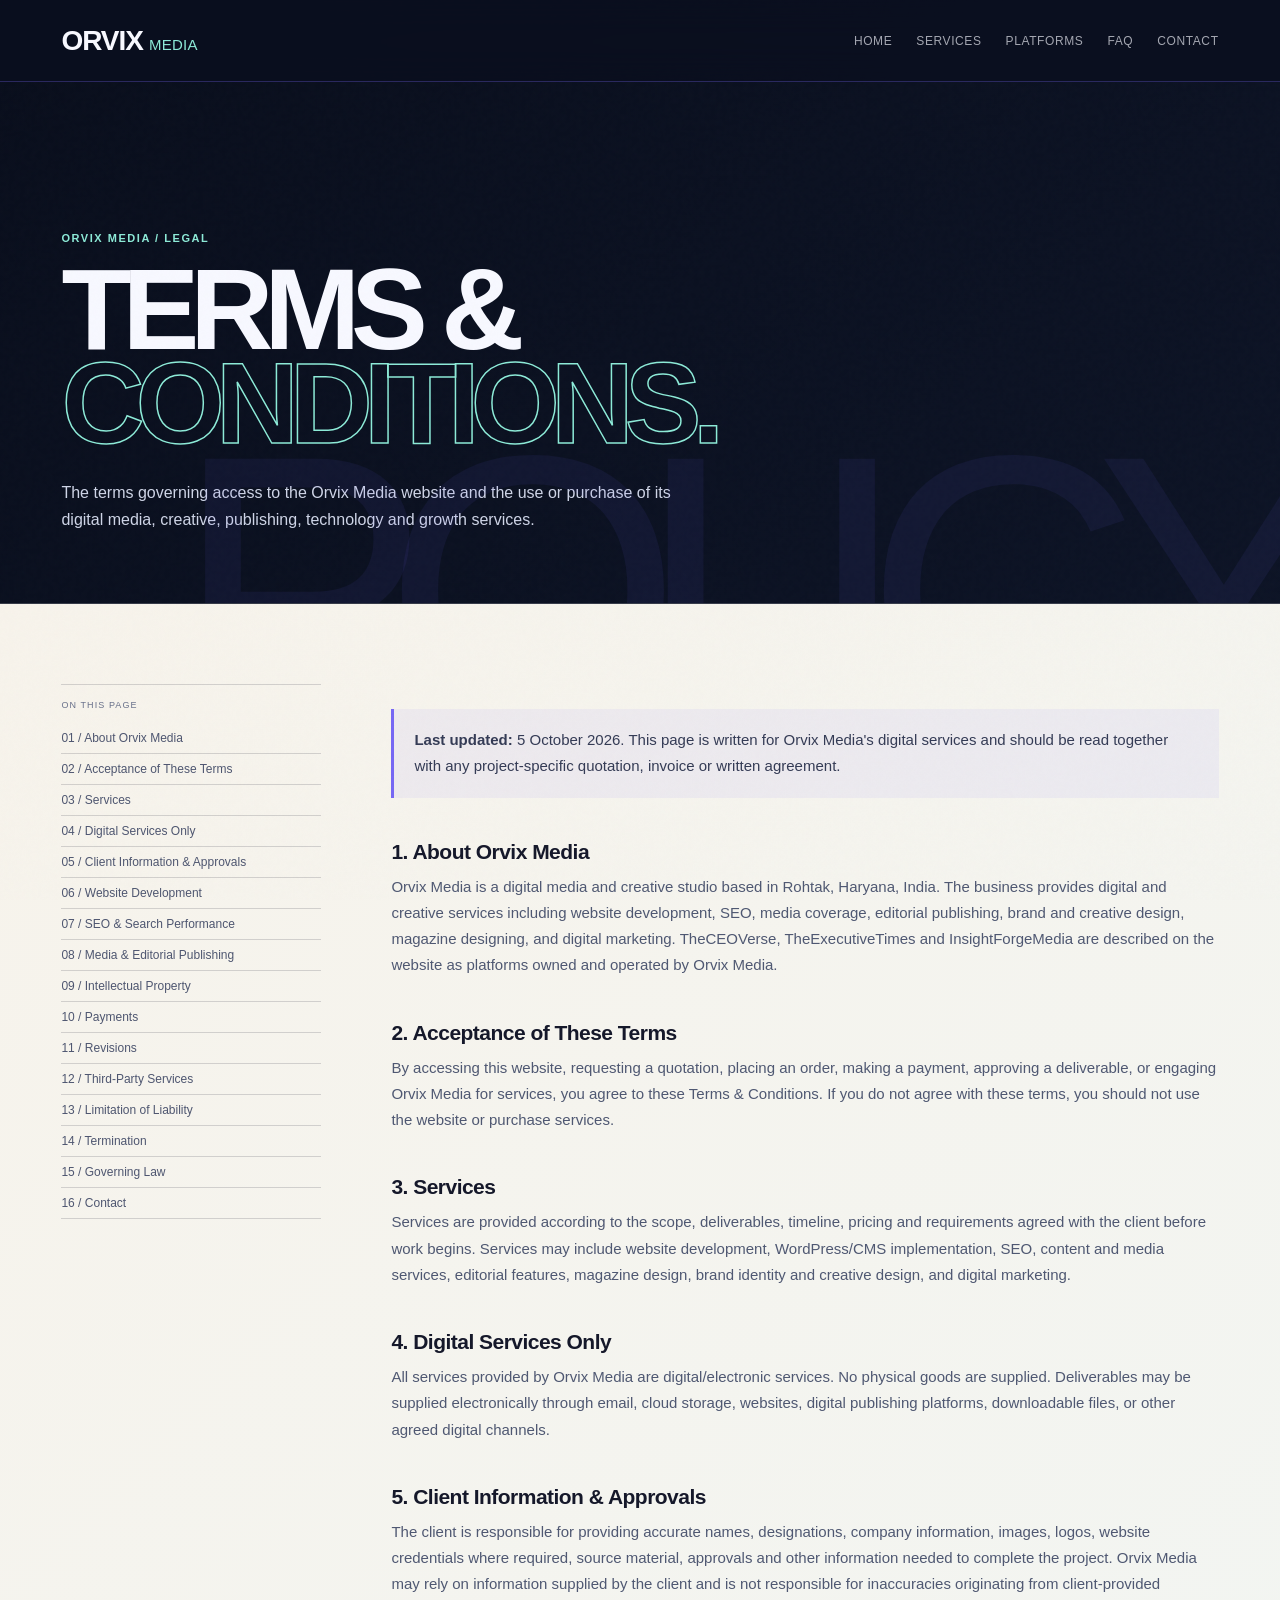
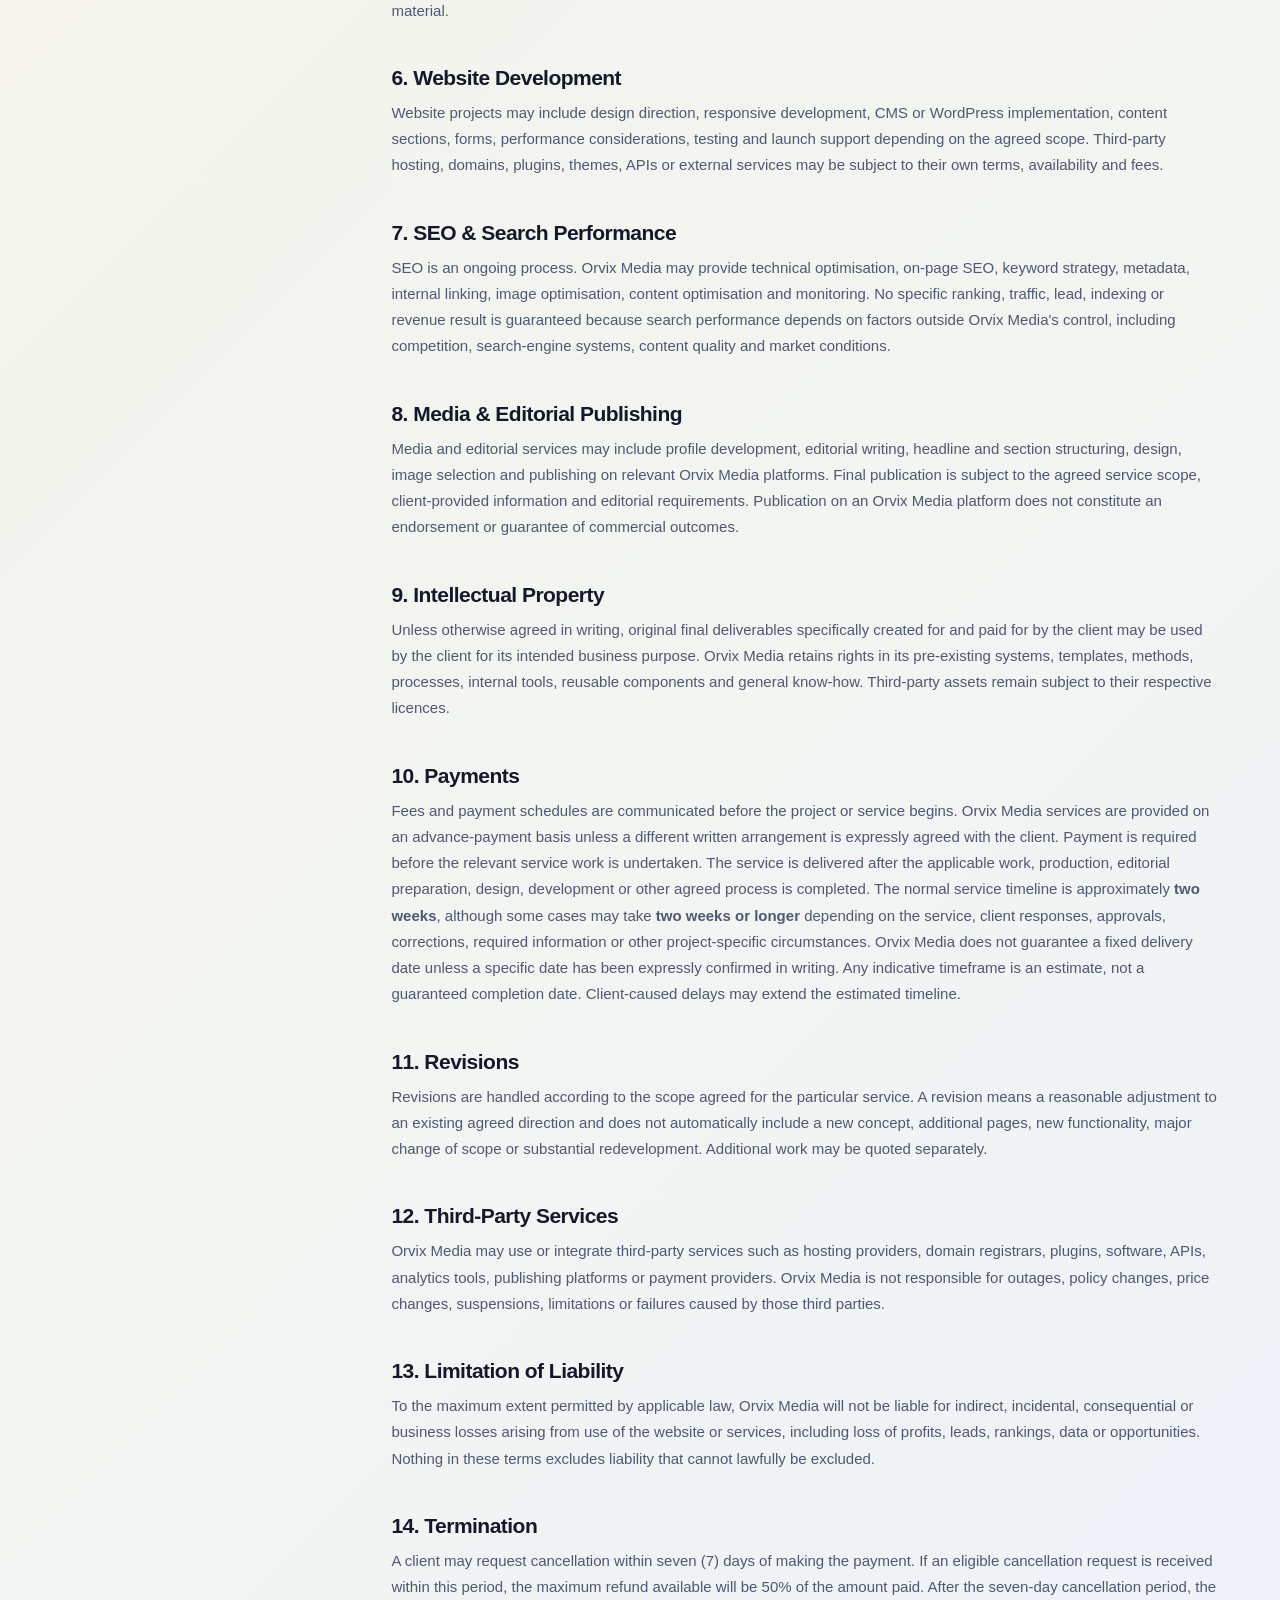
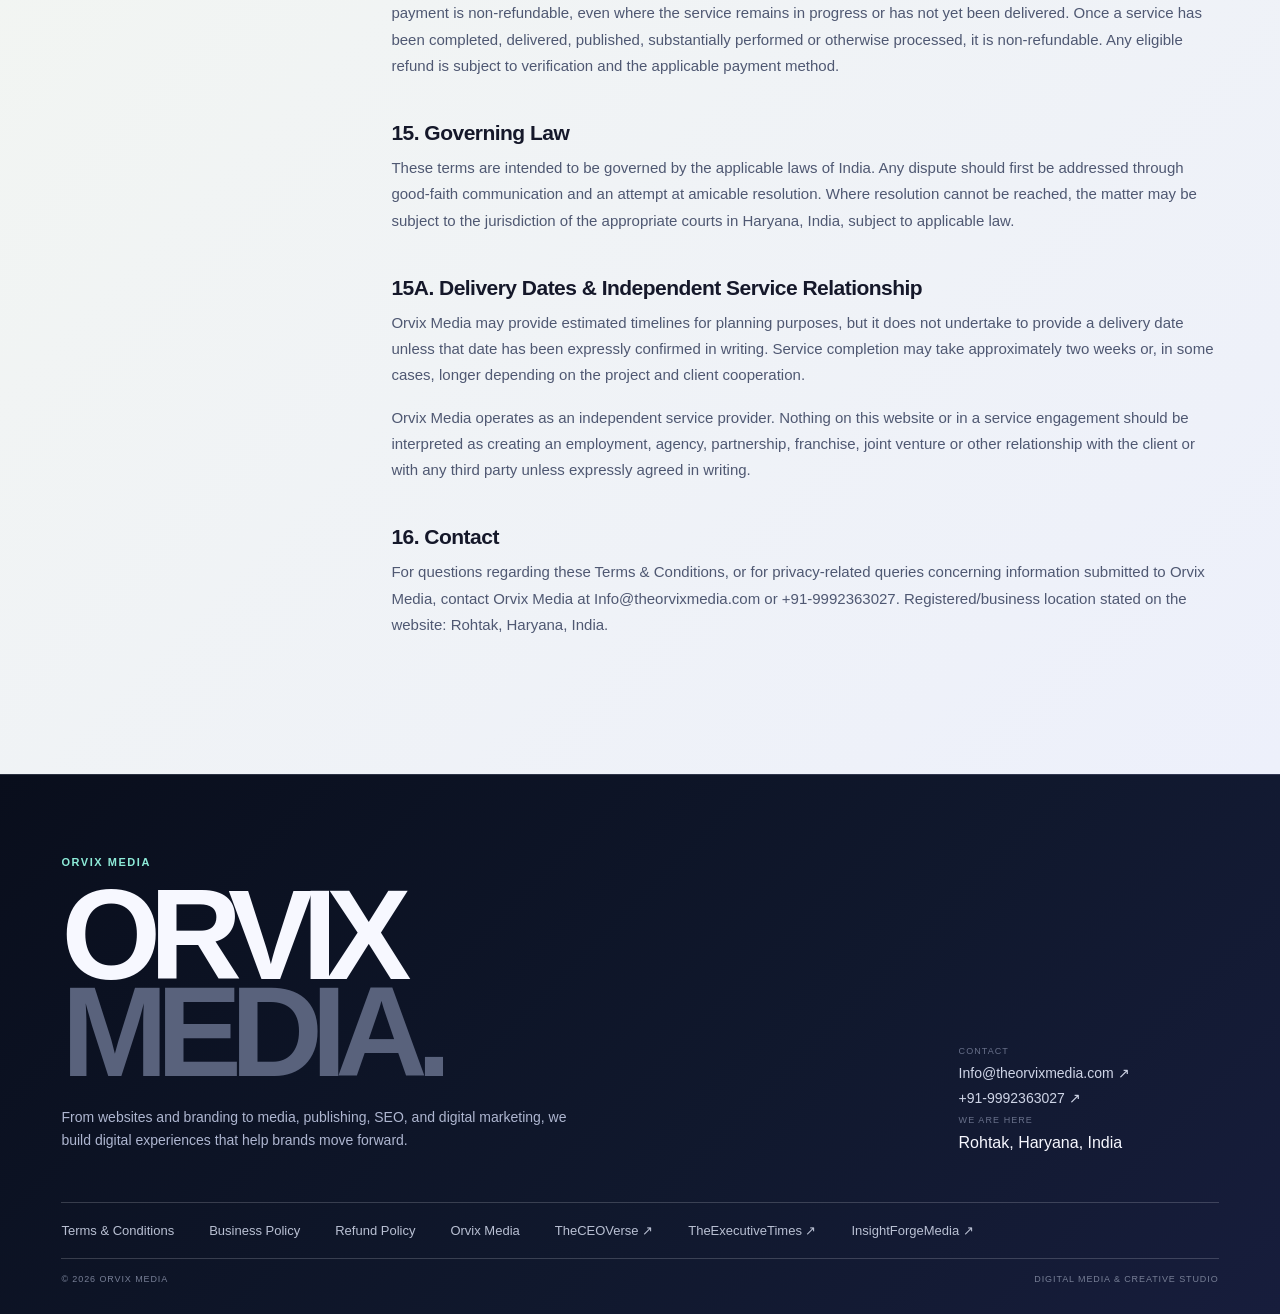
<file: terms-and-conditions.html>
<!DOCTYPE html>
<html lang="en">
<head>
<meta charset="UTF-8">
<meta name="viewport" content="width=device-width, initial-scale=1.0, viewport-fit=cover">
<meta name="theme-color" content="#0a0f1f">
<meta name="description" content="Terms & Conditions - Orvix Media">
<title>Terms & Conditions — Orvix Media</title>
<style>
:root{
  --black:#0a0f1f; --black-2:#121a31; --white:#f7f8ff;
  --paper:#f5f1e8; --ink:#15182a; --muted:#68708a;
  --line-light:rgba(21,24,42,.16); --line-dark:rgba(247,248,255,.18);
  --accent:#7667f4; --teal:#8debd8; --red:#ff6b5e;
  --ease:cubic-bezier(.16,1,.3,1); --pad:clamp(18px,4.8vw,76px);
}
*{box-sizing:border-box}
html{background:var(--black);scroll-behavior:smooth}
body{margin:0;background:linear-gradient(135deg,#090e1c 0%,#10182d 58%,#171d3c 100%);color:var(--white);font-family:Arial,Helvetica,sans-serif;overflow-x:hidden}
body:before{content:"";position:fixed;inset:0;pointer-events:none;opacity:.035;z-index:20;background-image:url("data:image/svg+xml,%3Csvg viewBox='0 0 180 180' xmlns='http://www.w3.org/2000/svg'%3E%3Cfilter id='n'%3E%3CfeTurbulence type='fractalNoise' baseFrequency='.9' numOctaves='2' stitchTiles='stitch'/%3E%3C/filter%3E%3Crect width='100%25' height='100%25' filter='url(%23n)' opacity='.5'/%3E%3C/svg%3E")}
a{color:inherit;text-decoration:none}
.site-header{position:fixed;left:0;right:0;top:0;z-index:100;height:82px;padding:0 var(--pad);display:flex;align-items:center;justify-content:space-between;background:rgba(10,15,31,.82);border-bottom:1px solid rgba(118,103,244,.3);backdrop-filter:blur(18px);-webkit-backdrop-filter:blur(18px)}
.site-logo{display:flex;align-items:baseline;gap:6px;font-weight:800;letter-spacing:-.065em}.logo-orvix{font-size:28px}.logo-media{font-size:15px;font-weight:400;letter-spacing:.02em;color:var(--teal)}
.desktop-nav{display:flex;gap:24px;font-size:12px;letter-spacing:.05em;text-transform:uppercase}.desktop-nav a{opacity:.65;transition:.3s}.desktop-nav a:hover{opacity:1;color:var(--teal);transform:translateY(-2px)}
.menu-btn{display:none;width:42px;height:42px;border:0;background:transparent;padding:8px;color:#fff}.menu-btn span{display:block;height:1px;background:currentColor;margin:7px 0}
.mobile-menu{position:fixed;inset:0;z-index:900;background:#0a0f1f;color:#fff;transform:translateY(-101%);transition:transform .75s var(--ease);padding:92px 20px 30px;display:flex;flex-direction:column;justify-content:center}.mobile-menu.is-open{transform:translateY(0)}.mobile-menu a{font-size:clamp(34px,10vw,62px);line-height:.92;letter-spacing:-.06em;padding:10px 0;border-bottom:1px solid rgba(255,255,255,.14);display:flex;justify-content:space-between}.mobile-menu i{font-style:normal;font-size:9px;opacity:.45}
main{padding-top:82px}
.policy-hero{min-height:58vh;padding:clamp(80px,10vw,150px) var(--pad) 70px;display:flex;align-items:flex-end;position:relative;overflow:hidden;border-bottom:1px solid var(--line-dark)}
.policy-hero:after{content:"POLICY";position:absolute;right:-2vw;bottom:-8vw;font-size:clamp(180px,30vw,520px);line-height:.6;letter-spacing:-.12em;color:rgba(118,103,244,.07);pointer-events:none}
.hero-kicker{font-size:11px;letter-spacing:.14em;color:var(--teal);font-weight:700;margin-bottom:18px}.hero-title{margin:0;max-width:1100px;font-size:clamp(58px,9vw,145px);line-height:.82;letter-spacing:-.08em}.hero-title em{font-style:normal;color:transparent;-webkit-text-stroke:1.5px var(--teal)}.hero-sub{max-width:650px;margin:28px 0 0;color:#cfd5e7;font-size:16px;line-height:1.7}
.policy-section{background:linear-gradient(135deg,#f7f3eb 0%,#f2f5f2 55%,#edf0fb 100%);color:var(--ink);padding:80px var(--pad) 120px}
.policy-layout{max-width:1200px;margin:auto;display:grid;grid-template-columns:260px minmax(0,1fr);gap:70px}
.policy-index{position:sticky;top:110px;height:max-content;border-top:1px solid var(--line-light);padding-top:15px}.policy-index span{display:block;font-size:9px;letter-spacing:.12em;color:var(--muted);margin-bottom:13px;text-transform:uppercase}.policy-index a{display:block;font-size:12px;padding:8px 0;border-bottom:1px solid var(--line-light);color:#4e5670}.policy-index a:hover{color:var(--accent)}
.policy-content h2{font-size:clamp(28px,3vw,48px);line-height:.95;letter-spacing:-.055em;margin:0 0 18px}.policy-content h3{font-size:21px;letter-spacing:-.025em;margin:42px 0 10px}.policy-content p,.policy-content li{font-size:15px;line-height:1.75;color:#4f5872}.policy-content p{margin:0 0 16px}.policy-content ul{padding-left:22px;margin:10px 0 22px}.policy-content li{margin:7px 0}.notice{border-left:3px solid var(--accent);background:rgba(118,103,244,.07);padding:18px 20px;margin:25px 0 30px}.notice p{margin:0;color:#343b55}
.footer{background:linear-gradient(135deg,#090e1c 0%,#10182d 58%,#171d3c 100%);color:var(--white);padding:70px var(--pad) 30px;border-top:1px solid rgba(255,255,255,.12)}.footer-main{max-width:1200px;margin:auto;display:flex;justify-content:space-between;gap:50px;align-items:flex-end}.footer-title{margin:0;font-size:clamp(65px,10vw,160px);line-height:.76;letter-spacing:-.09em}.footer-title em{font-style:normal;color:#59627c}.footer-description{max-width:510px;color:#aeb6d0;font-size:14px;line-height:1.65;margin:25px 0 0}.footer-contact{display:flex;flex-direction:column;gap:9px;min-width:260px}.footer-contact small{font-size:9px;letter-spacing:.12em;color:#68708a}.footer-contact a{font-size:14px;color:#cfd5e7}.footer-contact a:hover{color:var(--teal)}.footer-links{max-width:1200px;margin:50px auto 0;padding:20px 0;border-top:1px solid var(--line-dark);border-bottom:1px solid var(--line-dark);display:flex;gap:35px;flex-wrap:wrap}.footer-links a{font-size:13px;color:#b9c0d3}.footer-links a:hover{color:#fff}.footer-bottom{max-width:1200px;margin:15px auto 0;color:#777f96;font-size:9px;letter-spacing:.1em;display:flex;justify-content:space-between}
@media(max-width:900px){.desktop-nav{display:none}.menu-btn{display:block}.site-header{height:74px}main{padding-top:74px}.policy-layout{grid-template-columns:1fr;gap:30px}.policy-index{position:static}.policy-index nav{display:flex;flex-wrap:wrap;gap:7px}.policy-index a{padding:8px 10px;border:1px solid var(--line-light)}.footer-main{flex-direction:column;align-items:flex-start}}
@media(max-width:600px){.site-header{height:62px;padding:0 16px}.logo-orvix{font-size:23px}.logo-media{font-size:13px}main{padding-top:62px}.policy-hero{min-height:52vh;padding:70px 16px 55px}.hero-title{font-size:clamp(48px,14.5vw,76px)}.hero-sub{font-size:14px;line-height:1.6}.policy-section{padding:55px 16px 80px}.policy-content h3{font-size:19px;margin-top:34px}.policy-content p,.policy-content li{font-size:13px;line-height:1.7}.footer{padding:55px 16px 25px}.footer-title{font-size:23vw}.footer-contact{min-width:0}.footer-links{margin-top:35px;gap:18px}.footer-bottom{font-size:8px}}
</style>
</head>
<body>

<header class="site-header">
  <a href="index.html" class="site-logo" aria-label="Orvix Media home"><span class="logo-orvix">ORVIX</span><span class="logo-media">MEDIA</span></a>
  <nav class="desktop-nav">
    <a href="index.html">Home</a>
    <a href="index.html#services">Services</a>
    <a href="index.html#platforms">Platforms</a>
    <a href="index.html#faq">FAQ</a>
    <a href="index.html#contact">Contact</a>
  </nav>
  <button class="menu-btn" type="button" aria-label="Open navigation" onclick="document.querySelector('.mobile-menu').classList.toggle('is-open')"><span></span><span></span></button>
</header>
<div class="mobile-menu">
  <a href="index.html">Home <i>01</i></a>
  <a href="index.html#services">Services <i>02</i></a>
  <a href="index.html#platforms">Platforms <i>03</i></a>
  <a href="index.html#faq">FAQ <i>04</i></a>
  <a href="index.html#contact">Contact <i>05</i></a>
</div>

<main>
<section class="policy-hero">
  <div>
    <div class="hero-kicker">ORVIX MEDIA / LEGAL</div>
    <h1 class="hero-title">TERMS &<br><em>CONDITIONS.</em></h1>
    <p class="hero-sub">The terms governing access to the Orvix Media website and the use or purchase of its digital media, creative, publishing, technology and growth services.</p>
  </div>
</section>
<section class="policy-section">
  <div class="policy-layout">
    <aside class="policy-index"><span>On this page</span><nav><a href="#s1">01 / About Orvix Media</a><a href="#s2">02 / Acceptance of These Terms</a><a href="#s3">03 / Services</a><a href="#s4">04 / Digital Services Only</a><a href="#s5">05 / Client Information & Approvals</a><a href="#s6">06 / Website Development</a><a href="#s7">07 / SEO & Search Performance</a><a href="#s8">08 / Media & Editorial Publishing</a><a href="#s9">09 / Intellectual Property</a><a href="#s10">10 / Payments</a><a href="#s11">11 / Revisions</a><a href="#s12">12 / Third-Party Services</a><a href="#s13">13 / Limitation of Liability</a><a href="#s14">14 / Termination</a><a href="#s15">15 / Governing Law</a><a href="#s16">16 / Contact</a></nav></aside>
    <article class="policy-content">
      <div class="notice"><p><strong>Last updated:</strong> 5 October 2026. This page is written for Orvix Media's digital services and should be read together with any project-specific quotation, invoice or written agreement.</p></div>
      <section id="s1"><h3>1. About Orvix Media</h3><p>Orvix Media is a digital media and creative studio based in Rohtak, Haryana, India. The business provides digital and creative services including website development, SEO, media coverage, editorial publishing, brand and creative design, magazine designing, and digital marketing. TheCEOVerse, TheExecutiveTimes and InsightForgeMedia are described on the website as platforms owned and operated by Orvix Media.</p></section>
<section id="s2"><h3>2. Acceptance of These Terms</h3><p>By accessing this website, requesting a quotation, placing an order, making a payment, approving a deliverable, or engaging Orvix Media for services, you agree to these Terms & Conditions. If you do not agree with these terms, you should not use the website or purchase services.</p></section>
<section id="s3"><h3>3. Services</h3><p>Services are provided according to the scope, deliverables, timeline, pricing and requirements agreed with the client before work begins. Services may include website development, WordPress/CMS implementation, SEO, content and media services, editorial features, magazine design, brand identity and creative design, and digital marketing.</p></section>
<section id="s4"><h3>4. Digital Services Only</h3><p>All services provided by Orvix Media are digital/electronic services. No physical goods are supplied. Deliverables may be supplied electronically through email, cloud storage, websites, digital publishing platforms, downloadable files, or other agreed digital channels.</p></section>
<section id="s5"><h3>5. Client Information & Approvals</h3><p>The client is responsible for providing accurate names, designations, company information, images, logos, website credentials where required, source material, approvals and other information needed to complete the project. Orvix Media may rely on information supplied by the client and is not responsible for inaccuracies originating from client-provided material.</p></section>
<section id="s6"><h3>6. Website Development</h3><p>Website projects may include design direction, responsive development, CMS or WordPress implementation, content sections, forms, performance considerations, testing and launch support depending on the agreed scope. Third-party hosting, domains, plugins, themes, APIs or external services may be subject to their own terms, availability and fees.</p></section>
<section id="s7"><h3>7. SEO & Search Performance</h3><p>SEO is an ongoing process. Orvix Media may provide technical optimisation, on-page SEO, keyword strategy, metadata, internal linking, image optimisation, content optimisation and monitoring. No specific ranking, traffic, lead, indexing or revenue result is guaranteed because search performance depends on factors outside Orvix Media's control, including competition, search-engine systems, content quality and market conditions.</p></section>
<section id="s8"><h3>8. Media & Editorial Publishing</h3><p>Media and editorial services may include profile development, editorial writing, headline and section structuring, design, image selection and publishing on relevant Orvix Media platforms. Final publication is subject to the agreed service scope, client-provided information and editorial requirements. Publication on an Orvix Media platform does not constitute an endorsement or guarantee of commercial outcomes.</p></section>
<section id="s9"><h3>9. Intellectual Property</h3><p>Unless otherwise agreed in writing, original final deliverables specifically created for and paid for by the client may be used by the client for its intended business purpose. Orvix Media retains rights in its pre-existing systems, templates, methods, processes, internal tools, reusable components and general know-how. Third-party assets remain subject to their respective licences.</p></section>
<section id="s10"><h3>10. Payments</h3><p>Fees and payment schedules are communicated before the project or service begins. Orvix Media services are provided on an advance-payment basis unless a different written arrangement is expressly agreed with the client. Payment is required before the relevant service work is undertaken. The service is delivered after the applicable work, production, editorial preparation, design, development or other agreed process is completed. The normal service timeline is approximately <strong>two weeks</strong>, although some cases may take <strong>two weeks or longer</strong> depending on the service, client responses, approvals, corrections, required information or other project-specific circumstances. Orvix Media does not guarantee a fixed delivery date unless a specific date has been expressly confirmed in writing. Any indicative timeframe is an estimate, not a guaranteed completion date. Client-caused delays may extend the estimated timeline.</p></section>
<section id="s11"><h3>11. Revisions</h3><p>Revisions are handled according to the scope agreed for the particular service. A revision means a reasonable adjustment to an existing agreed direction and does not automatically include a new concept, additional pages, new functionality, major change of scope or substantial redevelopment. Additional work may be quoted separately.</p></section>
<section id="s12"><h3>12. Third-Party Services</h3><p>Orvix Media may use or integrate third-party services such as hosting providers, domain registrars, plugins, software, APIs, analytics tools, publishing platforms or payment providers. Orvix Media is not responsible for outages, policy changes, price changes, suspensions, limitations or failures caused by those third parties.</p></section>
<section id="s13"><h3>13. Limitation of Liability</h3><p>To the maximum extent permitted by applicable law, Orvix Media will not be liable for indirect, incidental, consequential or business losses arising from use of the website or services, including loss of profits, leads, rankings, data or opportunities. Nothing in these terms excludes liability that cannot lawfully be excluded.</p></section>
<section id="s14"><h3>14. Termination</h3><p>A client may request cancellation within seven (7) days of making the payment. If an eligible cancellation request is received within this period, the maximum refund available will be 50% of the amount paid. After the seven-day cancellation period, the payment is non-refundable, even where the service remains in progress or has not yet been delivered. Once a service has been completed, delivered, published, substantially performed or otherwise processed, it is non-refundable. Any eligible refund is subject to verification and the applicable payment method.</p></section>
<section id="s15"><h3>15. Governing Law</h3><p>These terms are intended to be governed by the applicable laws of India. Any dispute should first be addressed through good-faith communication and an attempt at amicable resolution. Where resolution cannot be reached, the matter may be subject to the jurisdiction of the appropriate courts in Haryana, India, subject to applicable law.</p></section>
<section id="s15a"><h3>15A. Delivery Dates & Independent Service Relationship</h3>
<p>Orvix Media may provide estimated timelines for planning purposes, but it does not undertake to provide a delivery date unless that date has been expressly confirmed in writing. Service completion may take approximately two weeks or, in some cases, longer depending on the project and client cooperation.</p>
<p>Orvix Media operates as an independent service provider. Nothing on this website or in a service engagement should be interpreted as creating an employment, agency, partnership, franchise, joint venture or other relationship with the client or with any third party unless expressly agreed in writing.</p></section>
<section id="s16"><h3>16. Contact</h3><p>For questions regarding these Terms & Conditions, or for privacy-related queries concerning information submitted to Orvix Media, contact Orvix Media at Info@theorvixmedia.com or +91-9992363027. Registered/business location stated on the website: Rohtak, Haryana, India.</p></section>

    </article>
  </div>
</section>
</main>

<footer class="footer">
  <div class="footer-main">
    <div>
      <p class="hero-kicker">ORVIX MEDIA</p>
      <h2 class="footer-title">ORVIX<br><em>MEDIA.</em></h2>
      <p class="footer-description">From websites and branding to media, publishing, SEO, and digital marketing, we build digital experiences that help brands move forward.</p>
    </div>
    <div class="footer-contact">
      <small>CONTACT</small>
      <a href="mailto:Info@theorvixmedia.com">Info@theorvixmedia.com ↗</a>
      <a href="tel:+919992363027">+91-9992363027 ↗</a>
      <small>WE ARE HERE</small>
      <span>Rohtak, Haryana, India</span>
    </div>
  </div>
  <div class="footer-links">
    <a href="terms-and-conditions.html">Terms & Conditions</a>
    <a href="business-policy.html">Business Policy</a>
    <a href="refund-policy.html">Refund Policy</a>
    <a href="index.html">Orvix Media</a>
    <a href="https://theceoverse.com" target="_blank" rel="noopener">TheCEOVerse ↗</a>
    <a href="https://theexecutivetimes.com" target="_blank" rel="noopener">TheExecutiveTimes ↗</a>
    <a href="https://insightforgemedia.in" target="_blank" rel="noopener">InsightForgeMedia ↗</a>
  </div>
  <div class="footer-bottom"><span>© 2026 ORVIX MEDIA</span><span>DIGITAL MEDIA & CREATIVE STUDIO</span></div>
</footer>

<script>
document.querySelectorAll('.mobile-menu a').forEach(a=>a.addEventListener('click',()=>document.querySelector('.mobile-menu').classList.remove('is-open')));
</script>
</body>
</html>
</file>
